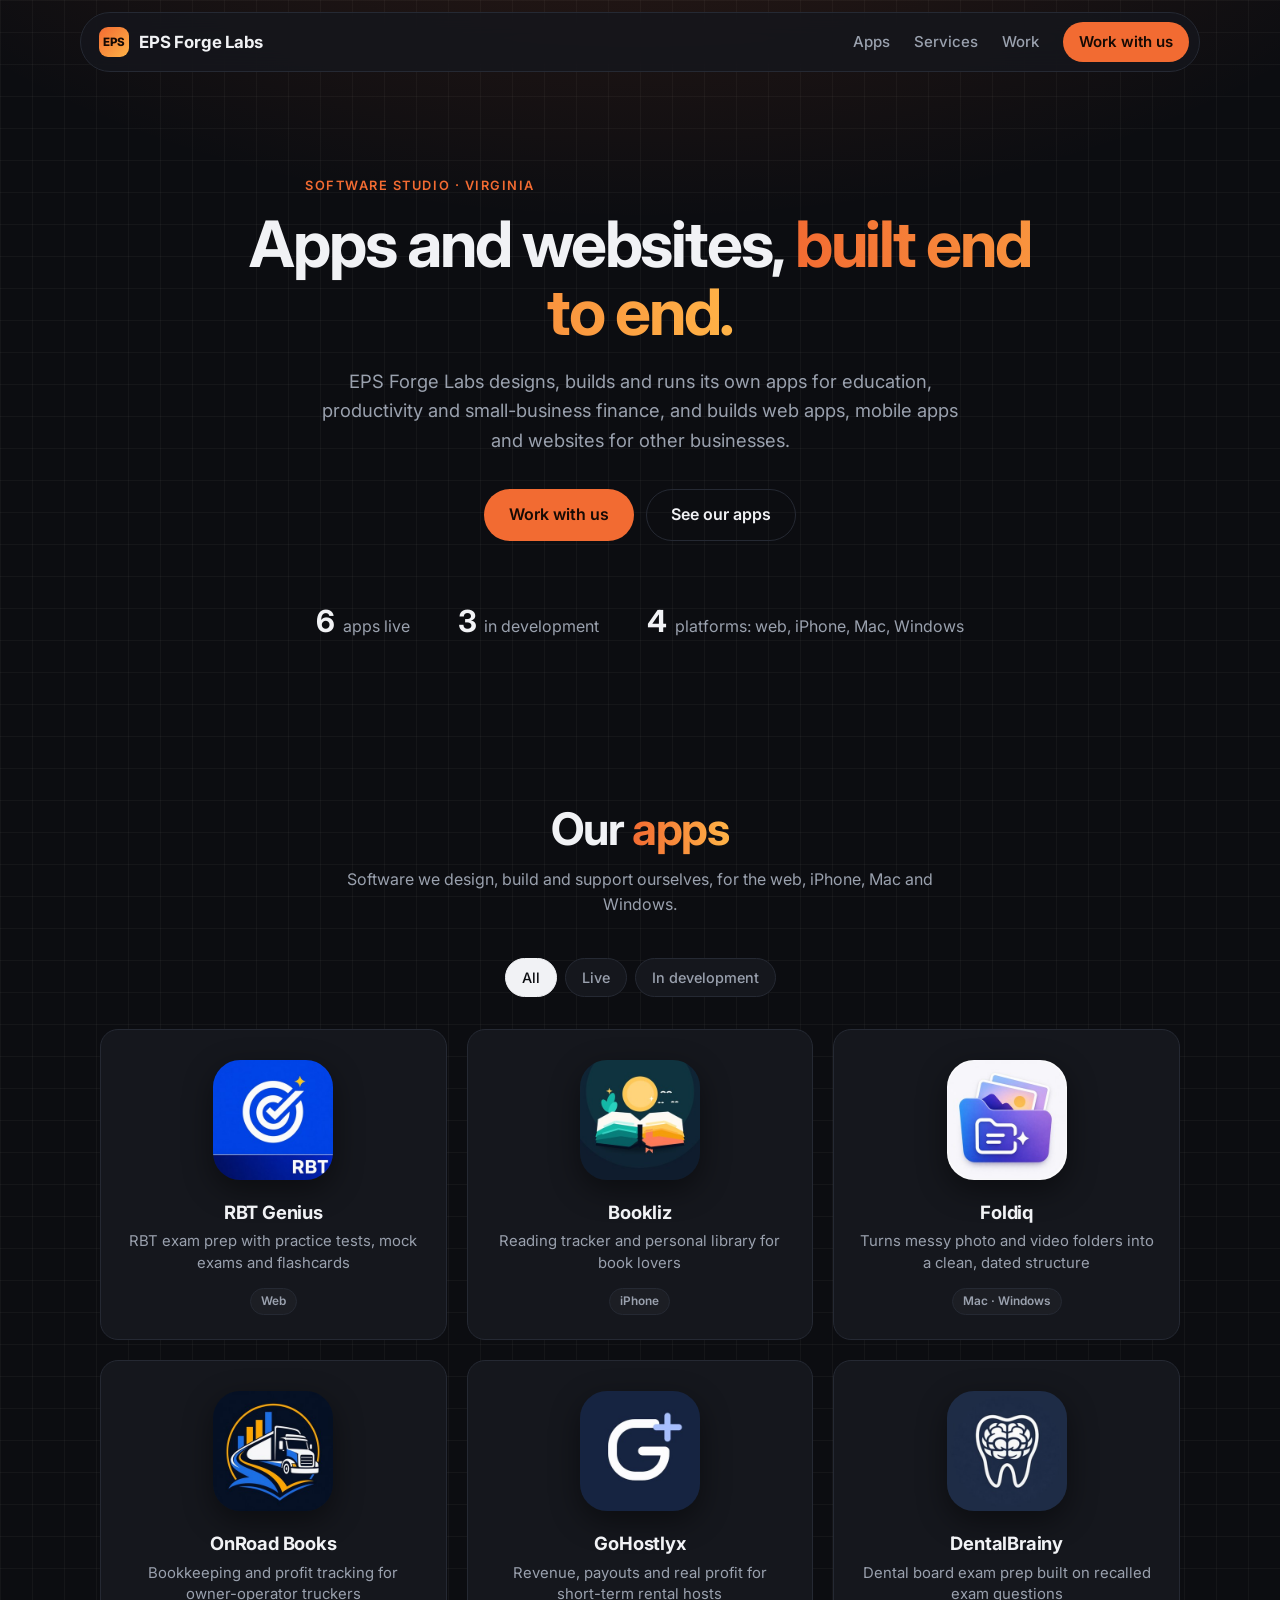
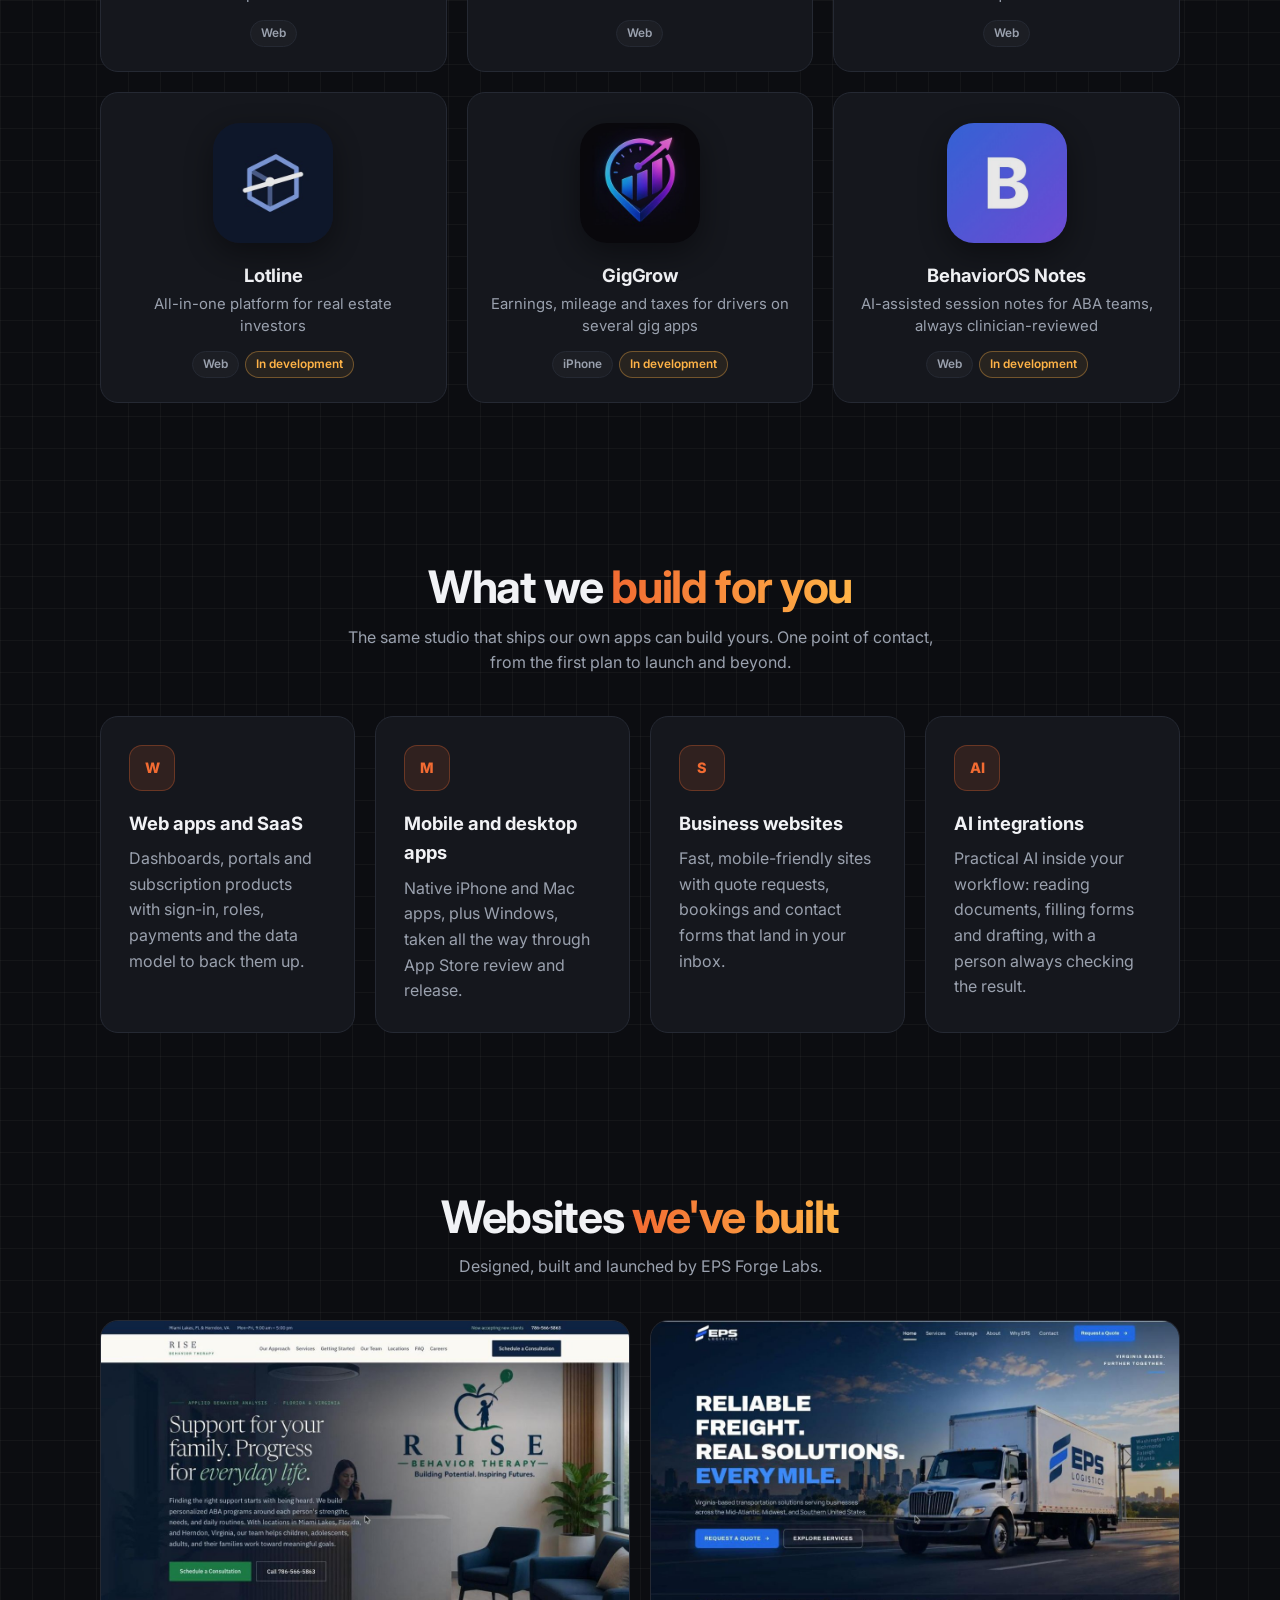
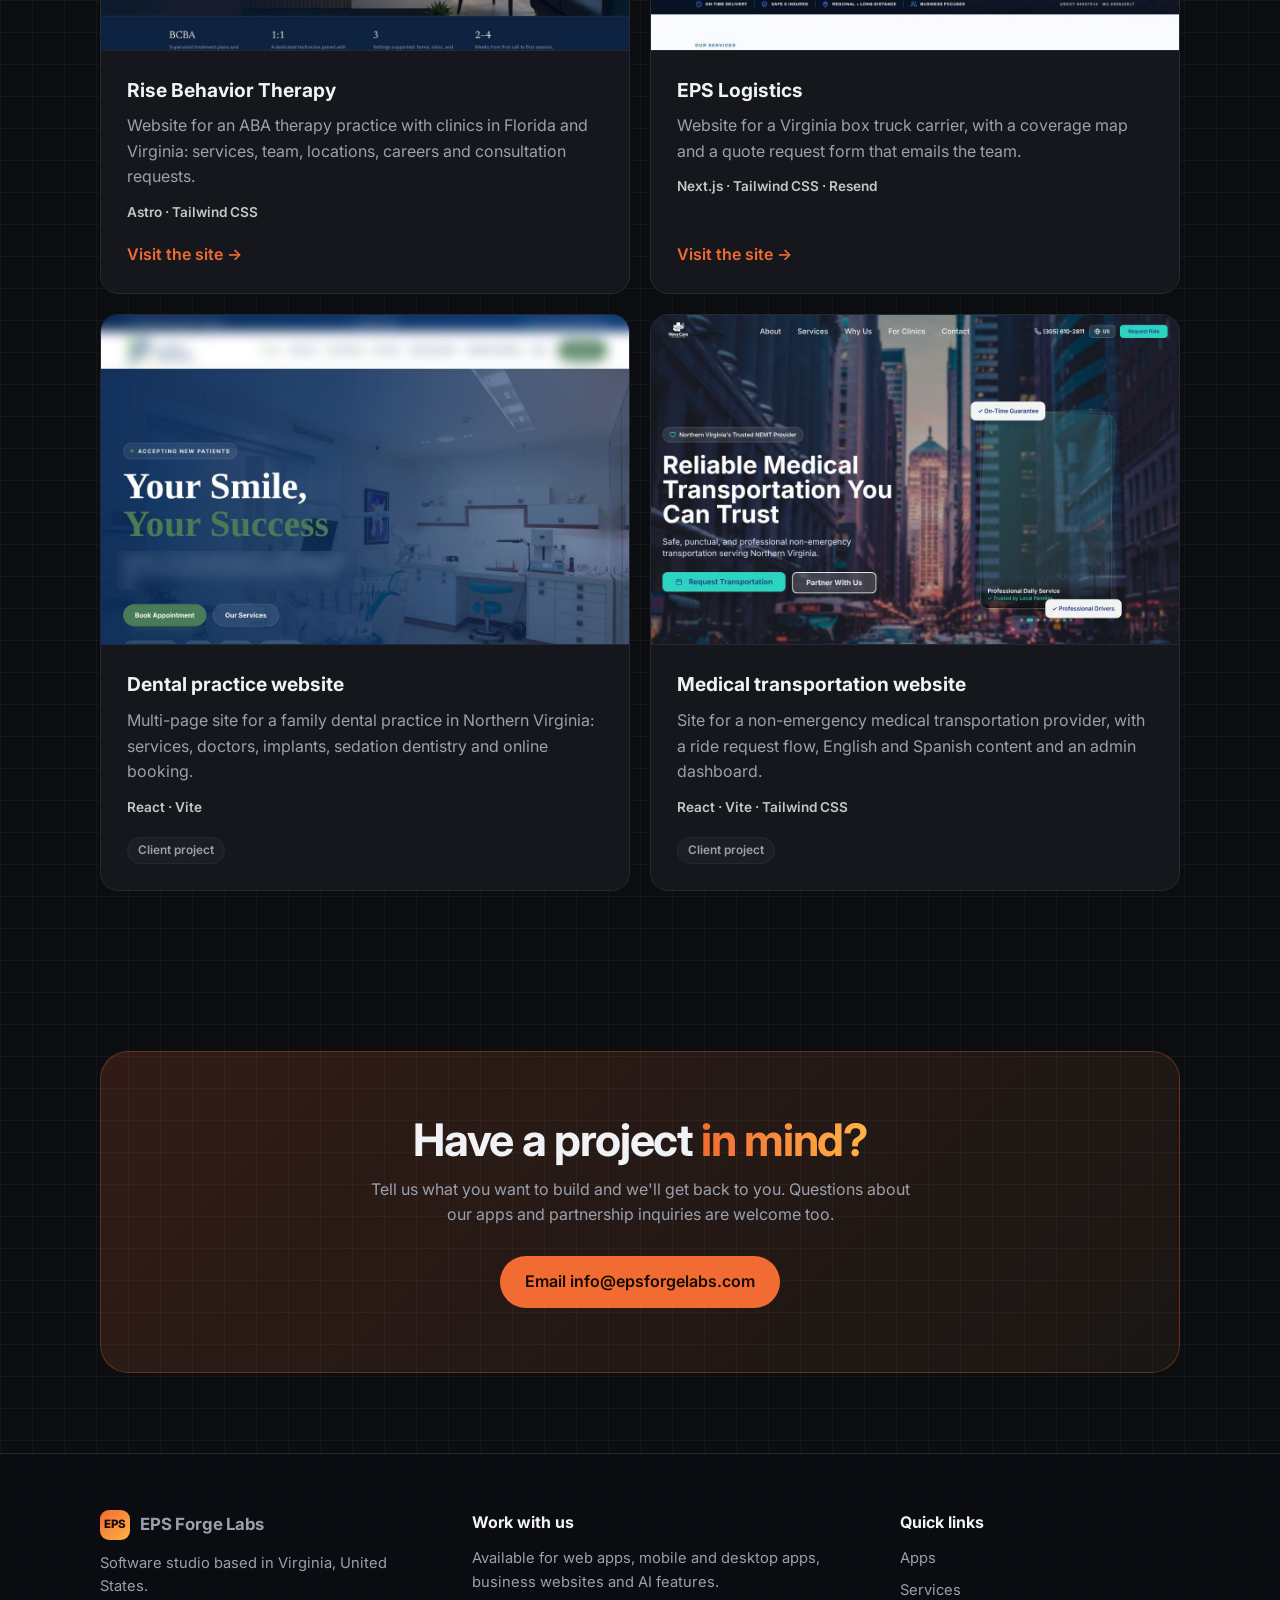
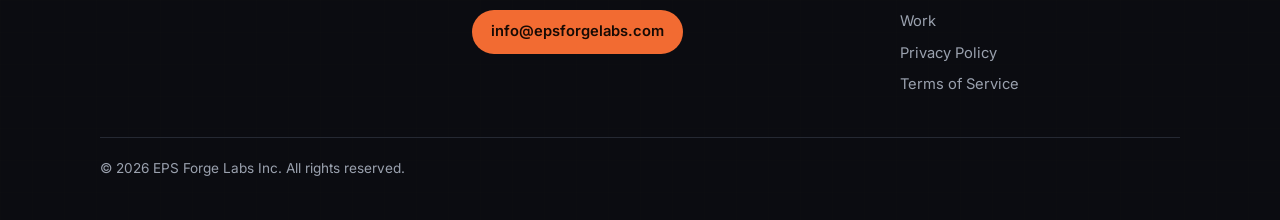
<file: index.html>
<!doctype html>
<html lang="en">
<head>
  <meta charset="utf-8">
  <meta name="viewport" content="width=device-width, initial-scale=1">
  <title>EPS Forge Labs | Apps and websites, built end to end</title>
  <meta name="description" content="EPS Forge Labs is a software studio based in Virginia. We build and run our own apps, and we design and build web apps, mobile and desktop apps and websites for other businesses.">
  <meta name="theme-color" content="#0c0d11">
  <link rel="preconnect" href="https://fonts.googleapis.com">
  <link rel="preconnect" href="https://fonts.gstatic.com" crossorigin>
  <link href="https://fonts.googleapis.com/css2?family=Inter:wght@400;500;600;700;800&display=swap" rel="stylesheet">
  <link rel="stylesheet" href="styles.css">
</head>
<body>
  <header class="site-header">
    <div class="container">
      <a class="brand" href="index.html"><span class="brand-mark">EPS</span>EPS Forge Labs</a>
      <nav class="nav">
        <a href="#apps">Apps</a>
        <a href="#services">Services</a>
        <a href="#work">Work</a>
        <a class="nav-cta" href="#contact">Work with us</a>
      </nav>
    </div>
  </header>

  <main>
    <section class="hero" id="about">
      <div class="container">
        <p class="eyebrow">Software studio &middot; Virginia</p>
        <h1>Apps and websites, <span class="accent">built end to end.</span></h1>
        <p>EPS Forge Labs designs, builds and runs its own apps for education, productivity and small-business finance, and builds web apps, mobile apps and websites for other businesses.</p>
        <div class="hero-actions">
          <a class="btn" href="#contact">Work with us</a>
          <a class="btn btn-secondary" href="#apps">See our apps</a>
        </div>
        <ul class="stats">
          <li><strong>6</strong><span>apps live</span></li>
          <li><strong>3</strong><span>in development</span></li>
          <li><strong>4</strong><span>platforms: web, iPhone, Mac, Windows</span></li>
        </ul>
      </div>
    </section>

    <section id="apps">
      <div class="container">
        <div class="section-head">
          <h2>Our <span class="accent">apps</span></h2>
          <p class="section-lead">Software we design, build and support ourselves, for the web, iPhone, Mac and Windows.</p>
        </div>
        <div class="filters" role="group" aria-label="Filter apps">
          <button class="filter" type="button" data-filter="all" aria-pressed="true">All</button>
          <button class="filter" type="button" data-filter="live" aria-pressed="false">Live</button>
          <button class="filter" type="button" data-filter="dev" aria-pressed="false">In development</button>
        </div>
        <div class="app-grid">
          <a class="app-card" href="https://rbtgenius.com" target="_blank" rel="noopener" data-status="live">
            <img src="images/apps/rbt-genius.jpg" alt="RBT Genius app icon" width="120" height="120">
            <h3>RBT Genius</h3>
            <p class="tagline">RBT exam prep with practice tests, mock exams and flashcards</p>
            <div class="meta"><span class="chip">Web</span></div>
          </a>
          <a class="app-card" href="https://apps.apple.com/app/id6774150174" target="_blank" rel="noopener" data-status="live">
            <img src="images/apps/bookliz.jpg" alt="Bookliz app icon" width="120" height="120">
            <h3>Bookliz</h3>
            <p class="tagline">Reading tracker and personal library for book lovers</p>
            <div class="meta"><span class="chip">iPhone</span></div>
          </a>
          <a class="app-card" href="https://foldiq.app" target="_blank" rel="noopener" data-status="live">
            <img src="images/apps/foldiq.jpg" alt="Foldiq app icon" width="120" height="120">
            <h3>Foldiq</h3>
            <p class="tagline">Turns messy photo and video folders into a clean, dated structure</p>
            <div class="meta"><span class="chip">Mac &middot; Windows</span></div>
          </a>
          <a class="app-card" href="https://onroadbooks.com" target="_blank" rel="noopener" data-status="live">
            <img src="images/apps/onroad-books.jpg" alt="OnRoad Books app icon" width="120" height="120">
            <h3>OnRoad Books</h3>
            <p class="tagline">Bookkeeping and profit tracking for owner-operator truckers</p>
            <div class="meta"><span class="chip">Web</span></div>
          </a>
          <a class="app-card" href="https://gohostlyx.vercel.app" target="_blank" rel="noopener" data-status="live">
            <img src="images/apps/gohostlyx.jpg" alt="GoHostlyx app icon" width="120" height="120">
            <h3>GoHostlyx</h3>
            <p class="tagline">Revenue, payouts and real profit for short-term rental hosts</p>
            <div class="meta"><span class="chip">Web</span></div>
          </a>
          <a class="app-card" href="https://www.dentalbrainy.com" target="_blank" rel="noopener" data-status="live">
            <img src="images/apps/dentalbrainy.jpg" alt="DentalBrainy app icon" width="120" height="120">
            <h3>DentalBrainy</h3>
            <p class="tagline">Dental board exam prep built on recalled exam questions</p>
            <div class="meta"><span class="chip">Web</span></div>
          </a>
          <div class="app-card in-dev" data-status="dev">
            <img src="images/apps/lotline.jpg" alt="Lotline app icon" width="120" height="120">
            <h3>Lotline</h3>
            <p class="tagline">All-in-one platform for real estate investors</p>
            <div class="meta"><span class="chip">Web</span><span class="chip chip-dev">In development</span></div>
          </div>
          <div class="app-card in-dev" data-status="dev">
            <img src="images/apps/giggrow.jpg" alt="GigGrow app icon" width="120" height="120">
            <h3>GigGrow</h3>
            <p class="tagline">Earnings, mileage and taxes for drivers on several gig apps</p>
            <div class="meta"><span class="chip">iPhone</span><span class="chip chip-dev">In development</span></div>
          </div>
          <div class="app-card in-dev" data-status="dev">
            <img src="images/apps/behavioros-notes.jpg" alt="BehaviorOS Notes app icon" width="120" height="120">
            <h3>BehaviorOS Notes</h3>
            <p class="tagline">AI-assisted session notes for ABA teams, always clinician-reviewed</p>
            <div class="meta"><span class="chip">Web</span><span class="chip chip-dev">In development</span></div>
          </div>
        </div>
      </div>
    </section>

    <section id="services">
      <div class="container">
        <div class="section-head">
          <h2>What we <span class="accent">build for you</span></h2>
          <p class="section-lead">The same studio that ships our own apps can build yours. One point of contact, from the first plan to launch and beyond.</p>
        </div>
        <div class="grid services">
          <article class="card">
            <div class="card-icon">W</div>
            <h3>Web apps and SaaS</h3>
            <p>Dashboards, portals and subscription products with sign-in, roles, payments and the data model to back them up.</p>
          </article>
          <article class="card">
            <div class="card-icon">M</div>
            <h3>Mobile and desktop apps</h3>
            <p>Native iPhone and Mac apps, plus Windows, taken all the way through App Store review and release.</p>
          </article>
          <article class="card">
            <div class="card-icon">S</div>
            <h3>Business websites</h3>
            <p>Fast, mobile-friendly sites with quote requests, bookings and contact forms that land in your inbox.</p>
          </article>
          <article class="card">
            <div class="card-icon">AI</div>
            <h3>AI integrations</h3>
            <p>Practical AI inside your workflow: reading documents, filling forms and drafting, with a person always checking the result.</p>
          </article>
        </div>
      </div>
    </section>

    <section id="work">
      <div class="container">
        <div class="section-head">
          <h2>Websites <span class="accent">we've built</span></h2>
          <p class="section-lead">Designed, built and launched by EPS Forge Labs.</p>
        </div>
        <div class="grid work">
          <article class="work-card">
            <img src="images/rise-behavior-therapy.jpg" alt="Home page of the Rise Behavior Therapy website" loading="lazy" width="1200" height="750">
            <div class="work-body">
              <h3>Rise Behavior Therapy</h3>
              <p>Website for an ABA therapy practice with clinics in Florida and Virginia: services, team, locations, careers and consultation requests.</p>
              <p class="tech">Astro &middot; Tailwind CSS</p>
              <a class="card-link" href="https://risebehaviortherapy.com" target="_blank" rel="noopener">Visit the site &rarr;</a>
            </div>
          </article>
          <article class="work-card">
            <img src="images/eps-logistics.jpg" alt="Home page of the EPS Logistics website" loading="lazy" width="1200" height="750">
            <div class="work-body">
              <h3>EPS Logistics</h3>
              <p>Website for a Virginia box truck carrier, with a coverage map and a quote request form that emails the team.</p>
              <p class="tech">Next.js &middot; Tailwind CSS &middot; Resend</p>
              <a class="card-link" href="https://www.eps-logistics.com" target="_blank" rel="noopener">Visit the site &rarr;</a>
            </div>
          </article>
          <article class="work-card">
            <img src="images/dental-practice.jpg" alt="Home page design for a dental practice website" loading="lazy" width="1200" height="750">
            <div class="work-body">
              <h3>Dental practice website</h3>
              <p>Multi-page site for a family dental practice in Northern Virginia: services, doctors, implants, sedation dentistry and online booking.</p>
              <p class="tech">React &middot; Vite</p>
              <span class="chip">Client project</span>
            </div>
          </article>
          <article class="work-card">
            <img src="images/medical-transportation.jpg" alt="Home page of a medical transportation website" loading="lazy" width="1200" height="750">
            <div class="work-body">
              <h3>Medical transportation website</h3>
              <p>Site for a non-emergency medical transportation provider, with a ride request flow, English and Spanish content and an admin dashboard.</p>
              <p class="tech">React &middot; Vite &middot; Tailwind CSS</p>
              <span class="chip">Client project</span>
            </div>
          </article>
        </div>
      </div>
    </section>

    <section id="contact">
      <div class="container">
        <div class="cta-box">
          <h2>Have a project <span class="accent">in mind?</span></h2>
          <p>Tell us what you want to build and we'll get back to you. Questions about our apps and partnership inquiries are welcome too.</p>
          <div class="hero-actions">
            <a class="btn" href="mailto:info@epsforgelabs.com?subject=New%20project">Email info@epsforgelabs.com</a>
          </div>
        </div>
      </div>
    </section>
  </main>

  <footer class="site-footer">
    <div class="container">
      <div class="footer-grid">
        <div class="footer-brand">
          <a class="brand" href="index.html"><span class="brand-mark">EPS</span>EPS Forge Labs</a>
          <p>Software studio based in Virginia, United States.</p>
        </div>
        <div>
          <h4>Work with us</h4>
          <p>Available for web apps, mobile and desktop apps, business websites and AI features.</p>
          <a class="btn" href="mailto:info@epsforgelabs.com?subject=New%20project">info@epsforgelabs.com</a>
        </div>
        <div>
          <h4>Quick links</h4>
          <ul>
            <li><a href="#apps">Apps</a></li>
            <li><a href="#services">Services</a></li>
            <li><a href="#work">Work</a></li>
            <li><a href="privacy.html">Privacy Policy</a></li>
            <li><a href="terms.html">Terms of Service</a></li>
          </ul>
        </div>
      </div>
      <div class="footer-bottom">&copy; <span id="year">2026</span> EPS Forge Labs Inc. All rights reserved.</div>
    </div>
  </footer>
  <script>
    document.getElementById('year').textContent = new Date().getFullYear();
    const filters = document.querySelectorAll('.filter');
    const cards = document.querySelectorAll('.app-card');
    filters.forEach((button) => button.addEventListener('click', () => {
      const value = button.dataset.filter;
      filters.forEach((b) => b.setAttribute('aria-pressed', String(b === button)));
      cards.forEach((card) => { card.hidden = value !== 'all' && card.dataset.status !== value; });
    }));
  </script>
</body>
</html>
</file>
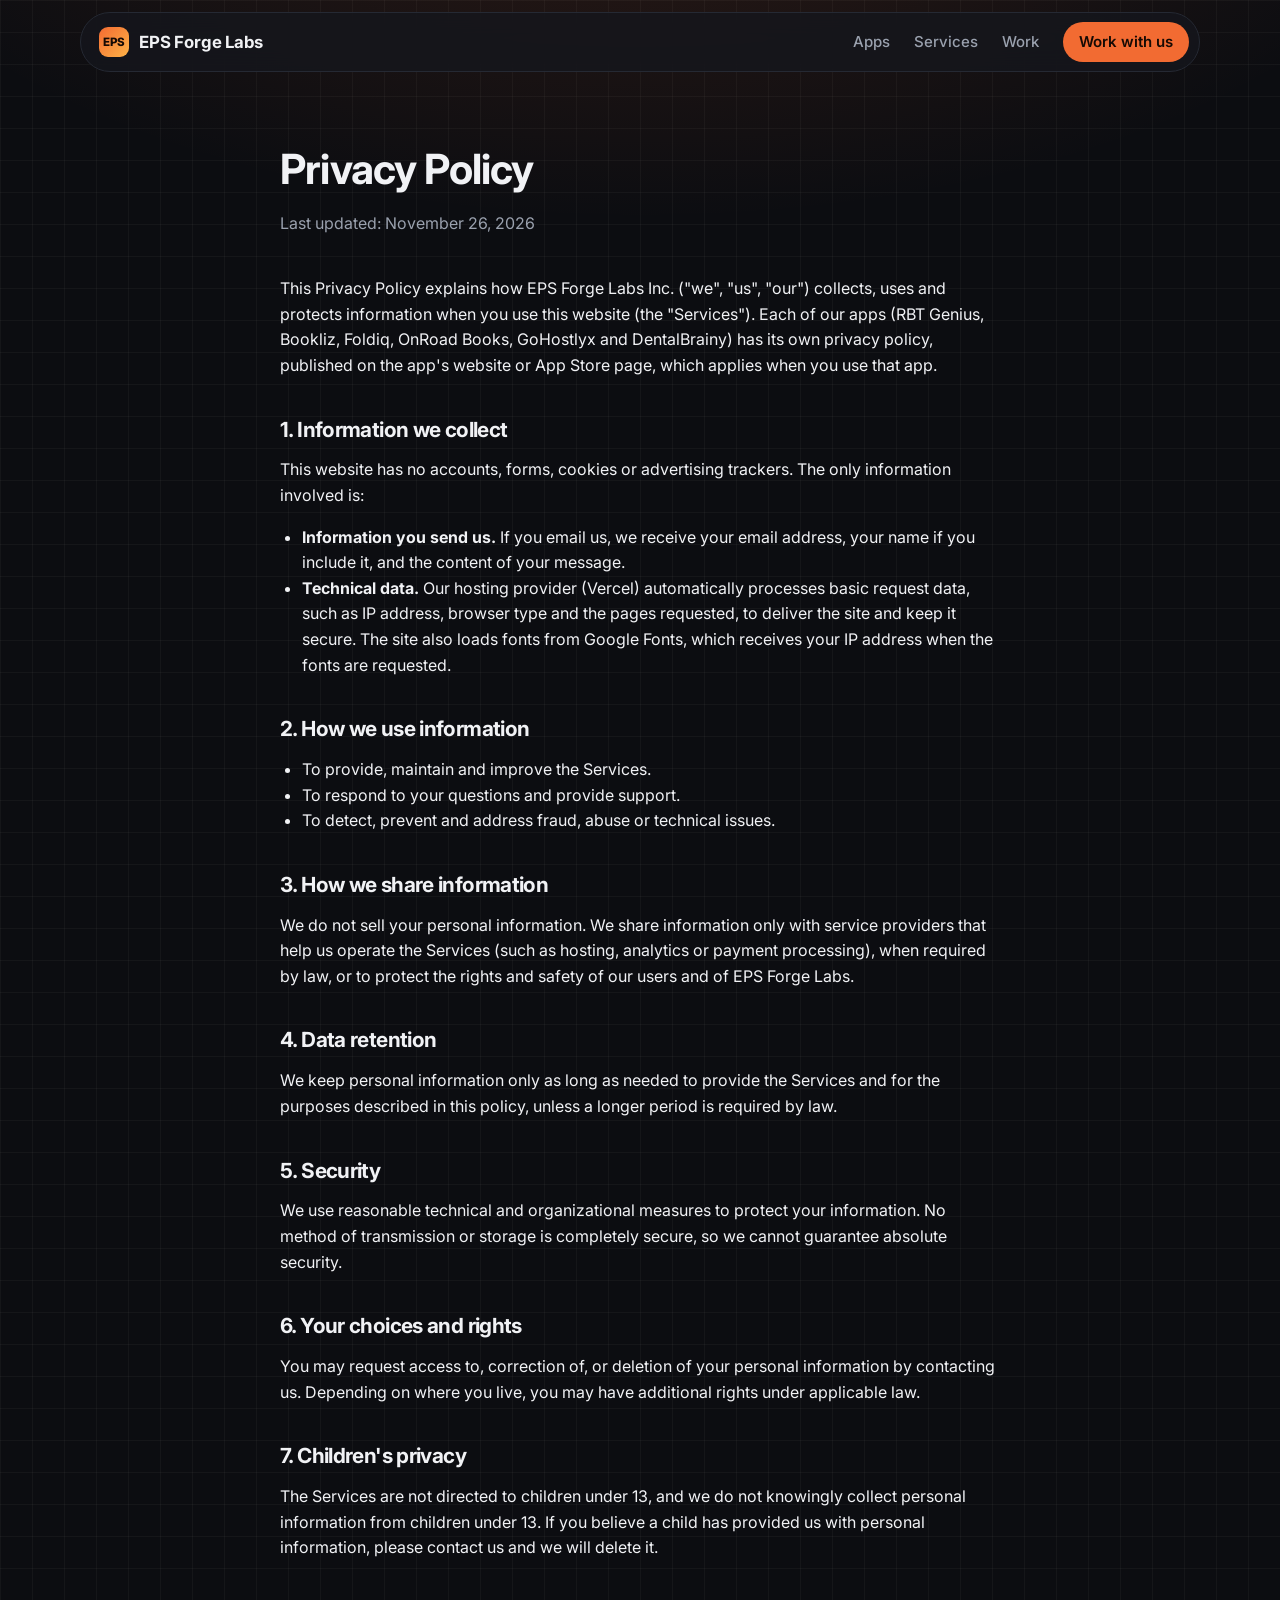
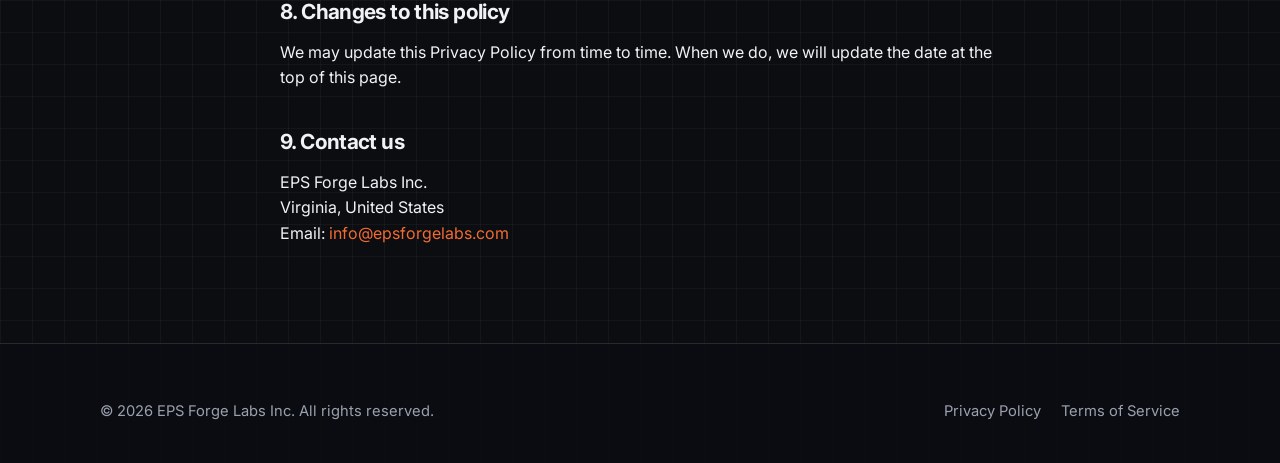
<file: privacy.html>
<!doctype html>
<html lang="en">
<head>
  <meta charset="utf-8">
  <meta name="viewport" content="width=device-width, initial-scale=1">
  <title>Privacy Policy | EPS Forge Labs</title>
  <link rel="preconnect" href="https://fonts.googleapis.com">
  <link rel="preconnect" href="https://fonts.gstatic.com" crossorigin>
  <link href="https://fonts.googleapis.com/css2?family=Inter:wght@400;500;600;700;800&display=swap" rel="stylesheet">
  <link rel="stylesheet" href="styles.css">
</head>
<body>
  <header class="site-header">
    <div class="container">
      <a class="brand" href="index.html"><span class="brand-mark">EPS</span>EPS Forge Labs</a>
      <nav class="nav">
        <a href="index.html#apps">Apps</a>
        <a href="index.html#services">Services</a>
        <a href="index.html#work">Work</a>
        <a class="nav-cta" href="index.html#contact">Work with us</a>
      </nav>
    </div>
  </header>
  <main class="legal">
    <div class="container">
      <h1>Privacy Policy</h1>
      <p class="updated">Last updated: November 26, 2026</p>
      <!-- TODO: revisar este texto (idealmente con un abogado) antes de publicarlo -->
      <p>This Privacy Policy explains how EPS Forge Labs Inc. ("we", "us", "our") collects, uses and protects information when you use this website (the "Services"). Each of our apps (RBT Genius, Bookliz, Foldiq, OnRoad Books, GoHostlyx and DentalBrainy) has its own privacy policy, published on the app's website or App Store page, which applies when you use that app.</p>

      <h2>1. Information we collect</h2>
      <p>This website has no accounts, forms, cookies or advertising trackers. The only information involved is:</p>
      <ul>
        <li><strong>Information you send us.</strong> If you email us, we receive your email address, your name if you include it, and the content of your message.</li>
        <li><strong>Technical data.</strong> Our hosting provider (Vercel) automatically processes basic request data, such as IP address, browser type and the pages requested, to deliver the site and keep it secure. The site also loads fonts from Google Fonts, which receives your IP address when the fonts are requested.</li>
      </ul>

      <h2>2. How we use information</h2>
      <ul>
        <li>To provide, maintain and improve the Services.</li>
        <li>To respond to your questions and provide support.</li>
                <li>To detect, prevent and address fraud, abuse or technical issues.</li>
      </ul>

      <h2>3. How we share information</h2>
      <p>We do not sell your personal information. We share information only with service providers that help us operate the Services (such as hosting, analytics or payment processing), when required by law, or to protect the rights and safety of our users and of EPS Forge Labs.</p>

      <h2>4. Data retention</h2>
      <p>We keep personal information only as long as needed to provide the Services and for the purposes described in this policy, unless a longer period is required by law.</p>

      <h2>5. Security</h2>
      <p>We use reasonable technical and organizational measures to protect your information. No method of transmission or storage is completely secure, so we cannot guarantee absolute security.</p>

      <h2>6. Your choices and rights</h2>
      <p>You may request access to, correction of, or deletion of your personal information by contacting us. Depending on where you live, you may have additional rights under applicable law.</p>

      <h2>7. Children's privacy</h2>
      <p>The Services are not directed to children under 13, and we do not knowingly collect personal information from children under 13. If you believe a child has provided us with personal information, please contact us and we will delete it.</p>

      <h2>8. Changes to this policy</h2>
      <p>We may update this Privacy Policy from time to time. When we do, we will update the date at the top of this page.</p>

      <h2>9. Contact us</h2>
      <p>EPS Forge Labs Inc.<br>Virginia, United States<br>Email: <a href="mailto:info@epsforgelabs.com">info@epsforgelabs.com</a></p>
    </div>
  </main>
  <footer class="site-footer">
    <div class="container">
      <span>&copy; <span id="year">2026</span> EPS Forge Labs Inc. All rights reserved.</span>
      <nav>
        <a href="privacy.html">Privacy Policy</a>
        <a href="terms.html">Terms of Service</a>
      </nav>
    </div>
  </footer>
  <script>document.getElementById('year').textContent = new Date().getFullYear();</script>
</body>
</html>
</file>
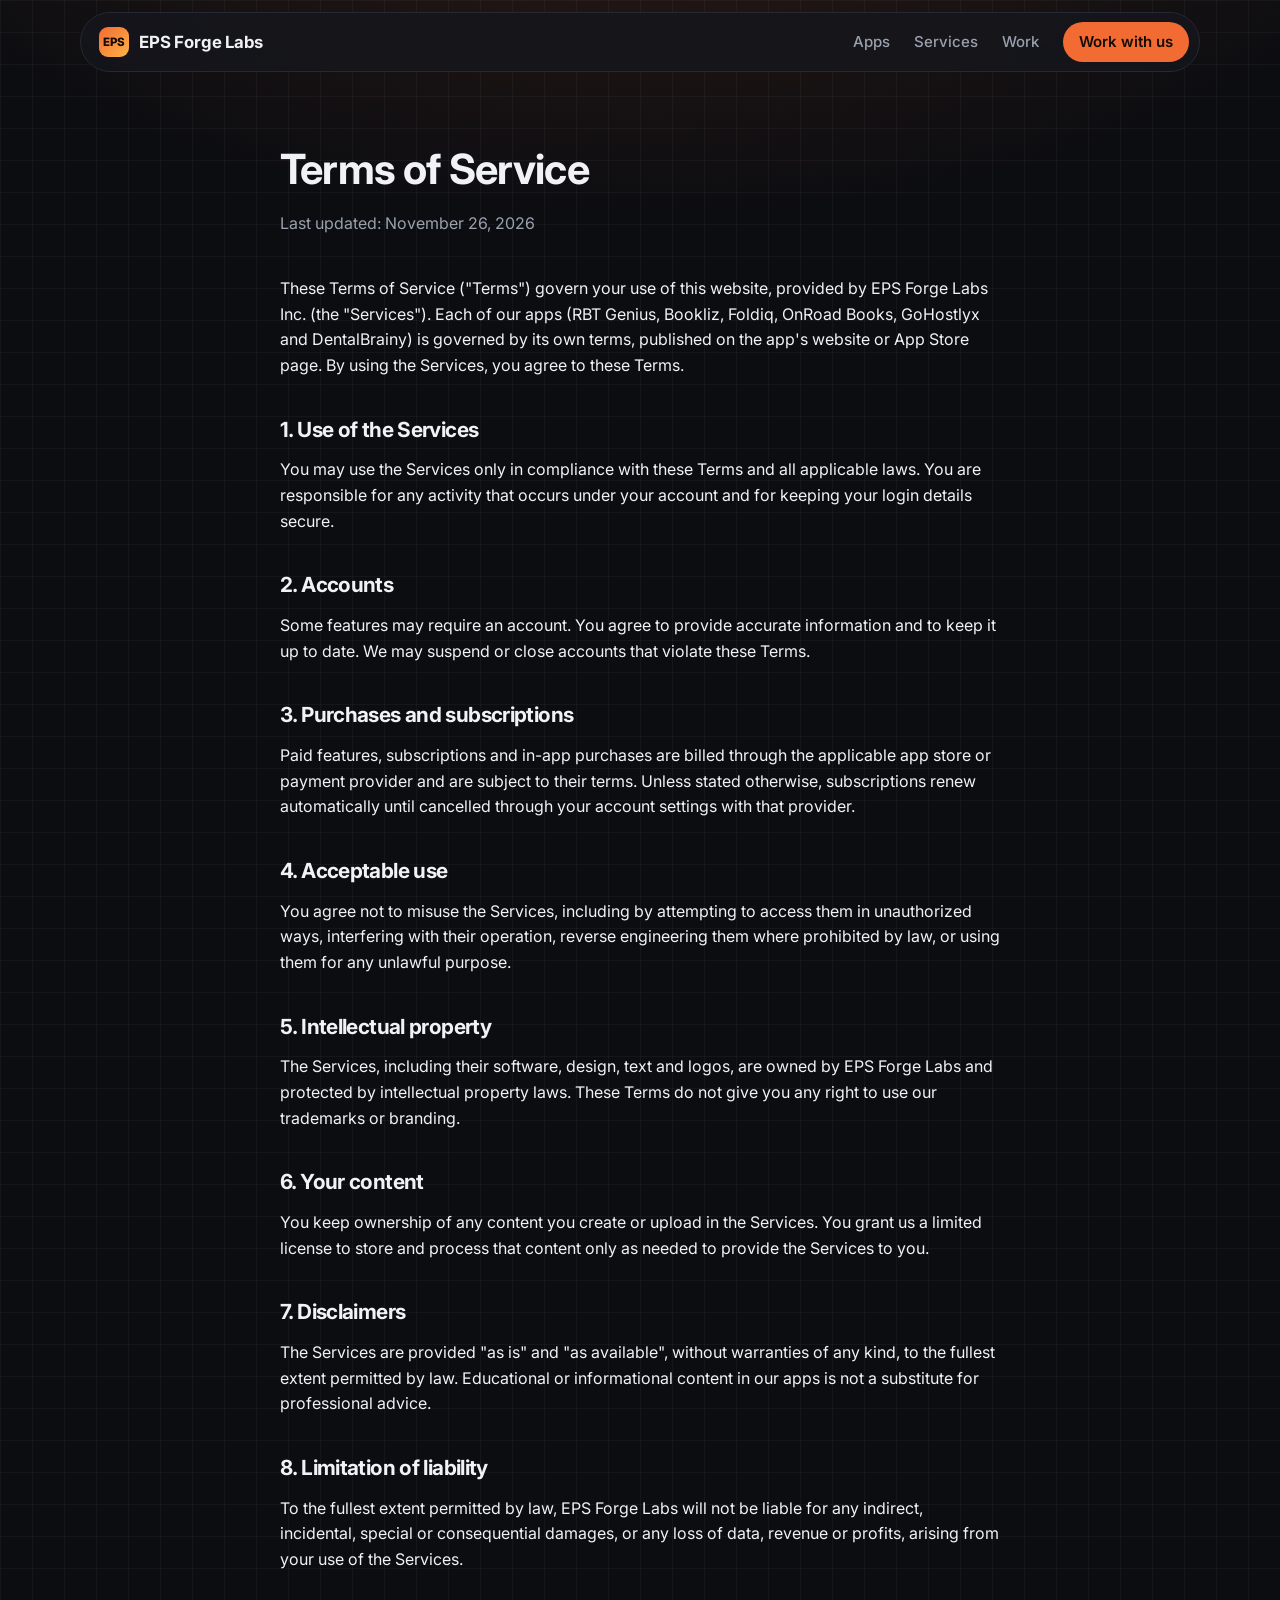
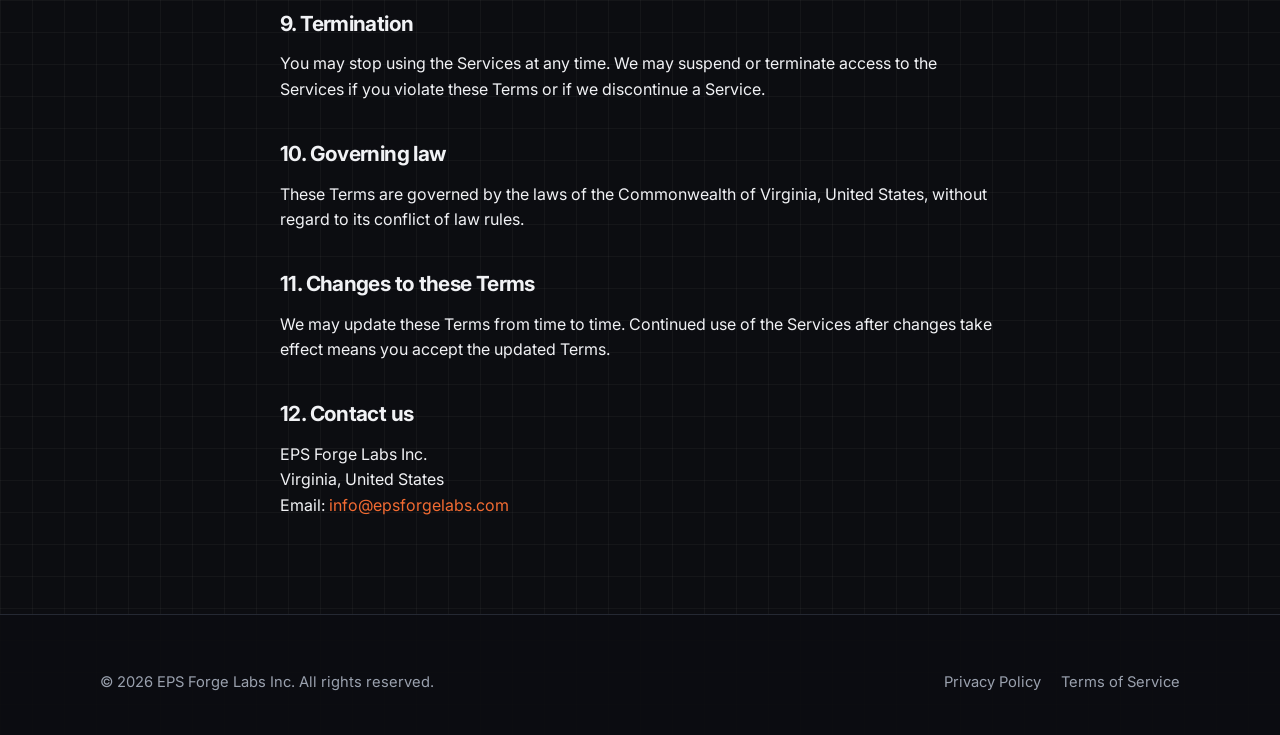
<file: terms.html>
<!doctype html>
<html lang="en">
<head>
  <meta charset="utf-8">
  <meta name="viewport" content="width=device-width, initial-scale=1">
  <title>Terms of Service | EPS Forge Labs</title>
  <link rel="preconnect" href="https://fonts.googleapis.com">
  <link rel="preconnect" href="https://fonts.gstatic.com" crossorigin>
  <link href="https://fonts.googleapis.com/css2?family=Inter:wght@400;500;600;700;800&display=swap" rel="stylesheet">
  <link rel="stylesheet" href="styles.css">
</head>
<body>
  <header class="site-header">
    <div class="container">
      <a class="brand" href="index.html"><span class="brand-mark">EPS</span>EPS Forge Labs</a>
      <nav class="nav">
        <a href="index.html#apps">Apps</a>
        <a href="index.html#services">Services</a>
        <a href="index.html#work">Work</a>
        <a class="nav-cta" href="index.html#contact">Work with us</a>
      </nav>
    </div>
  </header>
  <main class="legal">
    <div class="container">
      <h1>Terms of Service</h1>
      <p class="updated">Last updated: November 26, 2026</p>
      <!-- TODO: revisar este texto (idealmente con un abogado) antes de publicarlo -->
      <p>These Terms of Service ("Terms") govern your use of this website, provided by EPS Forge Labs Inc. (the "Services"). Each of our apps (RBT Genius, Bookliz, Foldiq, OnRoad Books, GoHostlyx and DentalBrainy) is governed by its own terms, published on the app's website or App Store page. By using the Services, you agree to these Terms.</p>

      <h2>1. Use of the Services</h2>
      <p>You may use the Services only in compliance with these Terms and all applicable laws. You are responsible for any activity that occurs under your account and for keeping your login details secure.</p>

      <h2>2. Accounts</h2>
      <p>Some features may require an account. You agree to provide accurate information and to keep it up to date. We may suspend or close accounts that violate these Terms.</p>

      <h2>3. Purchases and subscriptions</h2>
      <p>Paid features, subscriptions and in-app purchases are billed through the applicable app store or payment provider and are subject to their terms. Unless stated otherwise, subscriptions renew automatically until cancelled through your account settings with that provider.</p>

      <h2>4. Acceptable use</h2>
      <p>You agree not to misuse the Services, including by attempting to access them in unauthorized ways, interfering with their operation, reverse engineering them where prohibited by law, or using them for any unlawful purpose.</p>

      <h2>5. Intellectual property</h2>
      <p>The Services, including their software, design, text and logos, are owned by EPS Forge Labs and protected by intellectual property laws. These Terms do not give you any right to use our trademarks or branding.</p>

      <h2>6. Your content</h2>
      <p>You keep ownership of any content you create or upload in the Services. You grant us a limited license to store and process that content only as needed to provide the Services to you.</p>

      <h2>7. Disclaimers</h2>
      <p>The Services are provided "as is" and "as available", without warranties of any kind, to the fullest extent permitted by law. Educational or informational content in our apps is not a substitute for professional advice.</p>

      <h2>8. Limitation of liability</h2>
      <p>To the fullest extent permitted by law, EPS Forge Labs will not be liable for any indirect, incidental, special or consequential damages, or any loss of data, revenue or profits, arising from your use of the Services.</p>

      <h2>9. Termination</h2>
      <p>You may stop using the Services at any time. We may suspend or terminate access to the Services if you violate these Terms or if we discontinue a Service.</p>

      <h2>10. Governing law</h2>
      <p>These Terms are governed by the laws of the Commonwealth of Virginia, United States, without regard to its conflict of law rules.</p>

      <h2>11. Changes to these Terms</h2>
      <p>We may update these Terms from time to time. Continued use of the Services after changes take effect means you accept the updated Terms.</p>

      <h2>12. Contact us</h2>
      <p>EPS Forge Labs Inc.<br>Virginia, United States<br>Email: <a href="mailto:info@epsforgelabs.com">info@epsforgelabs.com</a></p>
    </div>
  </main>
  <footer class="site-footer">
    <div class="container">
      <span>&copy; <span id="year">2026</span> EPS Forge Labs Inc. All rights reserved.</span>
      <nav>
        <a href="privacy.html">Privacy Policy</a>
        <a href="terms.html">Terms of Service</a>
      </nav>
    </div>
  </footer>
  <script>document.getElementById('year').textContent = new Date().getFullYear();</script>
</body>
</html>
</file>
<file: styles.css>
:root {
  --bg: #0c0d11;
  --surface: #15171d;
  --surface-2: #1b1e26;
  --text: #f1f2f5;
  --muted: #9aa1ae;
  --border: #252933;
  --accent: #f26b32;
  --accent-2: #ffb347;
  --accent-ink: #160a04;
  --live: #4fd18b;
  --radius: 18px;
  --max: 1120px;
  color-scheme: dark;
}
* { box-sizing: border-box; }
html { scroll-behavior: smooth; scroll-padding-top: 90px; }
body {
  margin: 0;
  font-family: "Inter", system-ui, -apple-system, "Segoe UI", Roboto, sans-serif;
  background-color: var(--bg);
  background-image:
    radial-gradient(1200px 600px at 50% -200px, rgba(242, 107, 50, 0.16), transparent 70%),
    linear-gradient(rgba(255, 255, 255, 0.035) 1px, transparent 1px),
    linear-gradient(90deg, rgba(255, 255, 255, 0.035) 1px, transparent 1px);
  background-size: auto, 32px 32px, 32px 32px;
  color: var(--text);
  line-height: 1.6;
  -webkit-font-smoothing: antialiased;
}
a { color: var(--accent); text-decoration: none; }
a:hover { text-decoration: underline; }
.container { max-width: var(--max); margin: 0 auto; padding: 0 20px; }
.accent { background: linear-gradient(90deg, var(--accent), var(--accent-2)); -webkit-background-clip: text; background-clip: text; color: transparent; }

/* Header */
.site-header { position: sticky; top: 12px; z-index: 10; padding: 0 12px; }
.site-header .container {
  display: flex; align-items: center; justify-content: space-between; gap: 16px;
  height: 60px; padding: 0 10px 0 18px; margin-top: 12px;
  background: rgba(21, 23, 29, 0.82); backdrop-filter: blur(12px); -webkit-backdrop-filter: blur(12px);
  border: 1px solid var(--border); border-radius: 999px;
}
.brand { display: flex; align-items: center; gap: 10px; font-weight: 700; font-size: 1.05rem; color: var(--text); letter-spacing: -0.01em; white-space: nowrap; }
.brand:hover { text-decoration: none; }
.brand-mark { width: 30px; height: 30px; border-radius: 9px; background: linear-gradient(135deg, var(--accent), var(--accent-2)); color: var(--accent-ink); display: grid; place-items: center; font-size: 0.72rem; font-weight: 800; }
.nav { display: flex; align-items: center; gap: 24px; }
.nav a { color: var(--muted); font-size: 0.94rem; font-weight: 500; }
.nav a:hover { color: var(--text); text-decoration: none; }
.nav .nav-cta { color: var(--accent-ink); background: var(--accent); padding: 8px 16px; border-radius: 999px; font-weight: 600; }
.nav .nav-cta:hover { color: var(--accent-ink); opacity: 0.92; }

/* Buttons */
.btn { display: inline-block; background: var(--accent); color: var(--accent-ink); padding: 12px 24px; border-radius: 999px; font-weight: 600; border: 1px solid transparent; }
.btn:hover { text-decoration: none; opacity: 0.92; }
.btn-secondary { background: transparent; color: var(--text); border-color: var(--border); }
.btn-secondary:hover { opacity: 1; border-color: var(--muted); }

/* Hero */
.hero { padding: 104px 0 80px; text-align: center; }
.eyebrow, .hero .eyebrow { color: var(--accent); font-weight: 600; font-size: 0.8rem; text-transform: uppercase; letter-spacing: 0.12em; margin: 0 0 14px; }
.hero h1 { font-size: clamp(2.3rem, 6vw, 4rem); line-height: 1.05; letter-spacing: -0.035em; margin: 0 auto 22px; max-width: 820px; }
.hero p { font-size: 1.15rem; color: var(--muted); max-width: 640px; margin: 0 auto 34px; }
.hero-actions { display: flex; flex-wrap: wrap; justify-content: center; gap: 12px; }
.stats { list-style: none; padding: 0; margin: 56px 0 0; display: flex; flex-wrap: wrap; justify-content: center; gap: 14px 48px; }
.stats li { display: flex; align-items: baseline; gap: 8px; color: var(--muted); }
.stats strong { font-size: 1.9rem; letter-spacing: -0.02em; color: var(--text); }

/* Sections */
section { padding: 80px 0; }
.section-head { text-align: center; margin-bottom: 40px; }
h2 { font-size: clamp(2rem, 4vw, 2.8rem); letter-spacing: -0.03em; line-height: 1.1; margin: 0 0 12px; }
.section-lead { color: var(--muted); margin: 0 auto; max-width: 600px; }

/* App grid */
.filters { display: flex; flex-wrap: wrap; justify-content: center; gap: 8px; margin: 0 0 32px; }
.filter { font: inherit; font-size: 0.9rem; font-weight: 500; color: var(--muted); background: var(--surface); border: 1px solid var(--border); padding: 7px 16px; border-radius: 999px; cursor: pointer; }
.filter:hover { color: var(--text); }
.filter[aria-pressed="true"] { color: var(--bg); background: var(--text); border-color: var(--text); }
.app-grid { display: grid; grid-template-columns: repeat(3, 1fr); gap: 20px; }
.app-card {
  position: relative; display: flex; flex-direction: column; align-items: center; text-align: center;
  background: var(--surface); border: 1px solid var(--border); border-radius: var(--radius);
  padding: 30px 22px 24px; color: var(--text);
  transition: transform 0.18s ease, border-color 0.18s ease, background 0.18s ease;
}
a.app-card:hover { text-decoration: none; transform: translateY(-4px); border-color: #3a3f4c; background: var(--surface-2); }
.app-card img { width: 120px; height: 120px; border-radius: 27px; display: block; margin-bottom: 18px; box-shadow: 0 10px 30px rgba(0, 0, 0, 0.45); }
.app-card h3 { margin: 0 0 4px; font-size: 1.15rem; letter-spacing: -0.01em; }
.app-card .tagline { margin: 0 0 14px; color: var(--muted); font-size: 0.93rem; line-height: 1.45; }
.app-card .meta { margin-top: auto; display: flex; flex-wrap: wrap; justify-content: center; gap: 6px; }
.chip { font-size: 0.74rem; font-weight: 600; padding: 3px 10px; border-radius: 999px; border: 1px solid var(--border); color: var(--muted); background: rgba(255, 255, 255, 0.03); white-space: nowrap; }
.chip-dev { color: var(--accent-2); border-color: rgba(255, 179, 71, 0.35); background: rgba(255, 179, 71, 0.08); }
.app-card.in-dev img { filter: saturate(0.85); opacity: 0.9; }
.app-card[hidden] { display: none; }

/* Services */
.grid { display: grid; gap: 20px; }
.services { grid-template-columns: repeat(auto-fill, minmax(240px, 1fr)); }
.card { background: var(--surface); border: 1px solid var(--border); border-radius: var(--radius); padding: 28px; }
.card-icon { width: 46px; height: 46px; border-radius: 13px; background: rgba(242, 107, 50, 0.12); border: 1px solid rgba(242, 107, 50, 0.3); display: grid; place-items: center; font-weight: 800; font-size: 0.9rem; color: var(--accent); margin-bottom: 18px; }
.card h3 { margin: 0 0 8px; font-size: 1.15rem; }
.card p { color: var(--muted); margin: 0; }

/* Work */
.work { grid-template-columns: repeat(auto-fill, minmax(440px, 1fr)); }
.work-card { background: var(--surface); border: 1px solid var(--border); border-radius: var(--radius); overflow: hidden; display: flex; flex-direction: column; }
.work-card img { display: block; width: 100%; height: auto; aspect-ratio: 16 / 10; object-fit: cover; object-position: top; border-bottom: 1px solid var(--border); }
.work-body { padding: 24px 26px 26px; display: flex; flex-direction: column; flex: 1; align-items: flex-start; }
.work-body h3 { margin: 0 0 8px; font-size: 1.2rem; }
.work-body p { color: var(--muted); margin: 0 0 12px; }
.work-body .tech { font-size: 0.85rem; font-weight: 600; margin-bottom: 18px; flex: 1; color: var(--text); opacity: 0.8; }
.card-link { font-weight: 600; }

/* Call to action */
.cta-box { text-align: center; background: linear-gradient(135deg, rgba(242, 107, 50, 0.16), rgba(255, 179, 71, 0.06)); border: 1px solid rgba(242, 107, 50, 0.3); border-radius: 28px; padding: 64px 24px; }
.cta-box p { color: var(--muted); max-width: 560px; margin: 0 auto 28px; }

/* Footer */
.site-footer { border-top: 1px solid var(--border); padding: 56px 0 40px; color: var(--muted); font-size: 0.92rem; background: rgba(12, 13, 17, 0.9); }
.footer-grid { display: grid; grid-template-columns: 1.2fr 1.4fr 1fr; gap: 36px; }
.footer-grid h4 { color: var(--text); margin: 0 0 12px; font-size: 1rem; }
.footer-grid p { margin: 0 0 16px; }
.footer-grid ul { list-style: none; padding: 0; margin: 0; display: grid; gap: 8px; }
.site-footer a { color: var(--muted); }
.site-footer a:hover { color: var(--text); }
.site-footer .btn { color: var(--accent-ink); padding: 9px 18px; font-size: 0.92rem; }
.footer-brand .brand { margin-bottom: 12px; }
.footer-bottom { margin-top: 40px; padding-top: 20px; border-top: 1px solid var(--border); font-size: 0.85rem; }

/* Legal pages */
.legal { padding: 64px 0 80px; }
.legal .container { max-width: 760px; }
.legal h1 { font-size: clamp(1.9rem, 4vw, 2.6rem); letter-spacing: -0.02em; margin: 0 0 8px; }
.legal .updated { color: var(--muted); margin: 0 0 40px; }
.legal h2 { font-size: 1.3rem; margin: 40px 0 10px; }
.legal p, .legal li { color: var(--text); }
.legal ul { padding-left: 22px; }
.site-footer > .container > span + nav { display: flex; gap: 20px; }
.site-footer > .container:has(> nav) { display: flex; flex-wrap: wrap; gap: 12px; justify-content: space-between; }

@media (max-width: 900px) {
  .app-grid { grid-template-columns: repeat(2, 1fr); }
}
@media (max-width: 760px) {
  .footer-grid { grid-template-columns: 1fr; }
  .work { grid-template-columns: 1fr; }
}
@media (max-width: 640px) {
  .site-header .container { height: auto; flex-wrap: wrap; border-radius: 22px; padding: 12px 16px; row-gap: 10px; }
  .nav { width: 100%; justify-content: space-between; gap: 10px; }
  .nav a { font-size: 0.88rem; }
  .nav .nav-cta { padding: 6px 12px; }
  .hero { padding: 64px 0 56px; }
  section { padding: 60px 0; }
  .app-grid { grid-template-columns: repeat(2, 1fr); gap: 12px; }
  .app-card { padding: 22px 12px 18px; }
  .app-card img { width: 84px; height: 84px; border-radius: 19px; }
  .app-card .tagline { font-size: 0.85rem; }
  .app-card .meta .chip:not(.chip-dev) { display: none; }
  .stats { gap: 10px 26px; }
}
</file>
